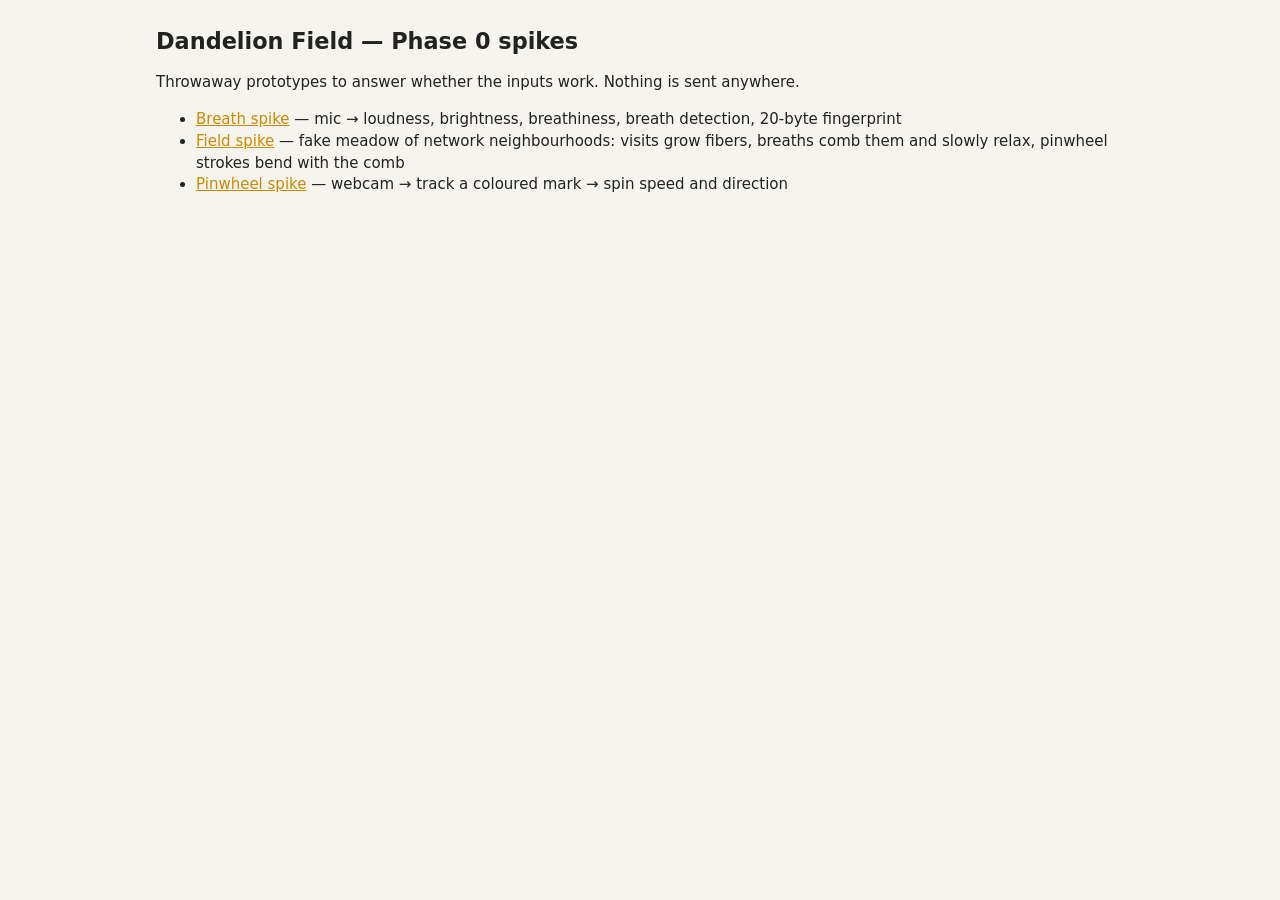
<file: spikes/index.html>
<!doctype html>
<html lang="en">
<head>
<meta charset="utf-8">
<meta name="viewport" content="width=device-width, initial-scale=1">
<title>Dandelion Field spikes</title>
<link rel="stylesheet" href="spike.css">
</head>
<body>
<main>
  <h1>Dandelion Field — Phase 0 spikes</h1>
  <p>Throwaway prototypes to answer whether the inputs work. Nothing is sent anywhere.</p>
  <ul>
    <li><a href="breath.html">Breath spike</a> — mic → loudness, brightness, breathiness, breath detection, 20-byte fingerprint</li>
    <li><a href="field.html">Field spike</a> — fake meadow of network neighbourhoods: visits grow fibers, breaths comb them and slowly relax, pinwheel strokes bend with the comb</li>
    <li><a href="pinwheel.html">Pinwheel spike</a> — webcam → track a coloured mark → spin speed and direction</li>
  </ul>
</main>
</body>
</html>
</file>
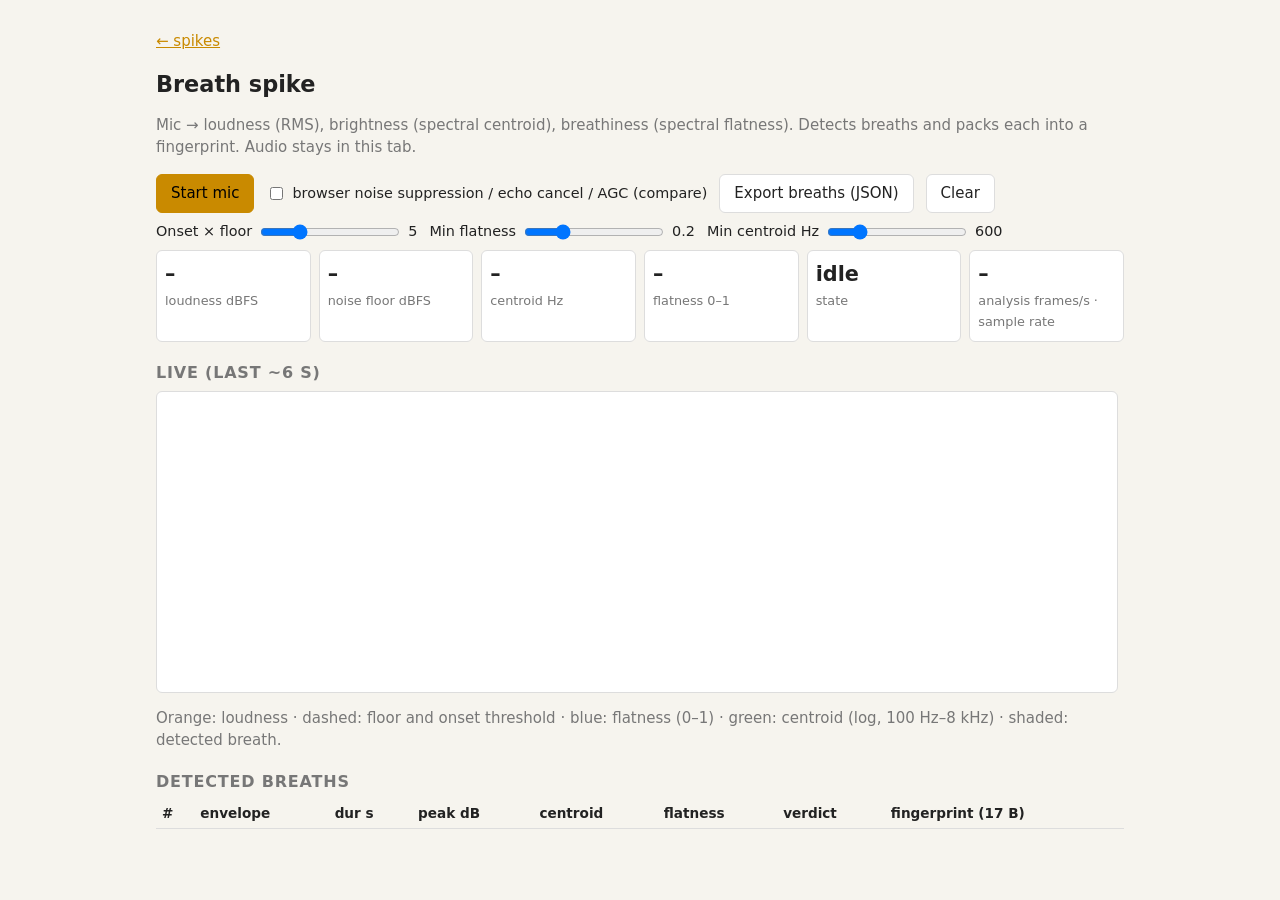
<file: spikes/breath.html>
<!doctype html>
<html lang="en">
<head>
<meta charset="utf-8">
<meta name="viewport" content="width=device-width, initial-scale=1">
<title>Breath spike</title>
<link rel="stylesheet" href="spike.css">
</head>
<body>
<main>
  <p><a href="index.html">← spikes</a></p>
  <h1>Breath spike</h1>
  <p class="muted">Mic → loudness (RMS), brightness (spectral centroid), breathiness (spectral flatness). Detects breaths and packs each into a fingerprint. Audio stays in this tab.</p>

  <div class="row">
    <button id="start" class="primary">Start mic</button>
    <label><input type="checkbox" id="processing"> browser noise suppression / echo cancel / AGC (compare)</label>
    <button id="export">Export breaths (JSON)</button>
    <button id="clear">Clear</button>
  </div>
  <div class="row">
    <label>Onset × floor <input type="range" id="onRatio" min="1.5" max="15" step="0.5" value="5"><output id="onRatioV"></output></label>
    <label>Min flatness <input type="range" id="minFlat" min="0" max="0.8" step="0.01" value="0.2"><output id="minFlatV"></output></label>
    <label>Min centroid Hz <input type="range" id="minCent" min="0" max="3000" step="50" value="600"><output id="minCentV"></output></label>
  </div>

  <div class="stats">
    <div class="stat"><b id="sRms">–</b><span>loudness dBFS</span></div>
    <div class="stat"><b id="sFloor">–</b><span>noise floor dBFS</span></div>
    <div class="stat"><b id="sCent">–</b><span>centroid Hz</span></div>
    <div class="stat"><b id="sFlat">–</b><span>flatness 0–1</span></div>
    <div class="stat"><b id="sState">idle</b><span>state</span></div>
    <div class="stat"><b id="sRate">–</b><span>analysis frames/s · sample rate</span></div>
  </div>

  <h2>Live (last ~6 s)</h2>
  <canvas id="plot" width="960" height="300"></canvas>
  <p class="muted">Orange: loudness · dashed: floor and onset threshold · blue: flatness (0–1) · green: centroid (log, 100 Hz–8 kHz) · shaded: detected breath.</p>

  <h2>Detected breaths</h2>
  <table>
    <thead><tr><th>#</th><th>envelope</th><th>dur s</th><th>peak dB</th><th>centroid</th><th>flatness</th><th>verdict</th><th>fingerprint (17 B)</th></tr></thead>
    <tbody id="rows"></tbody>
  </table>
</main>
<script type="module" src="breath.js"></script>
</body>
</html>
</file>
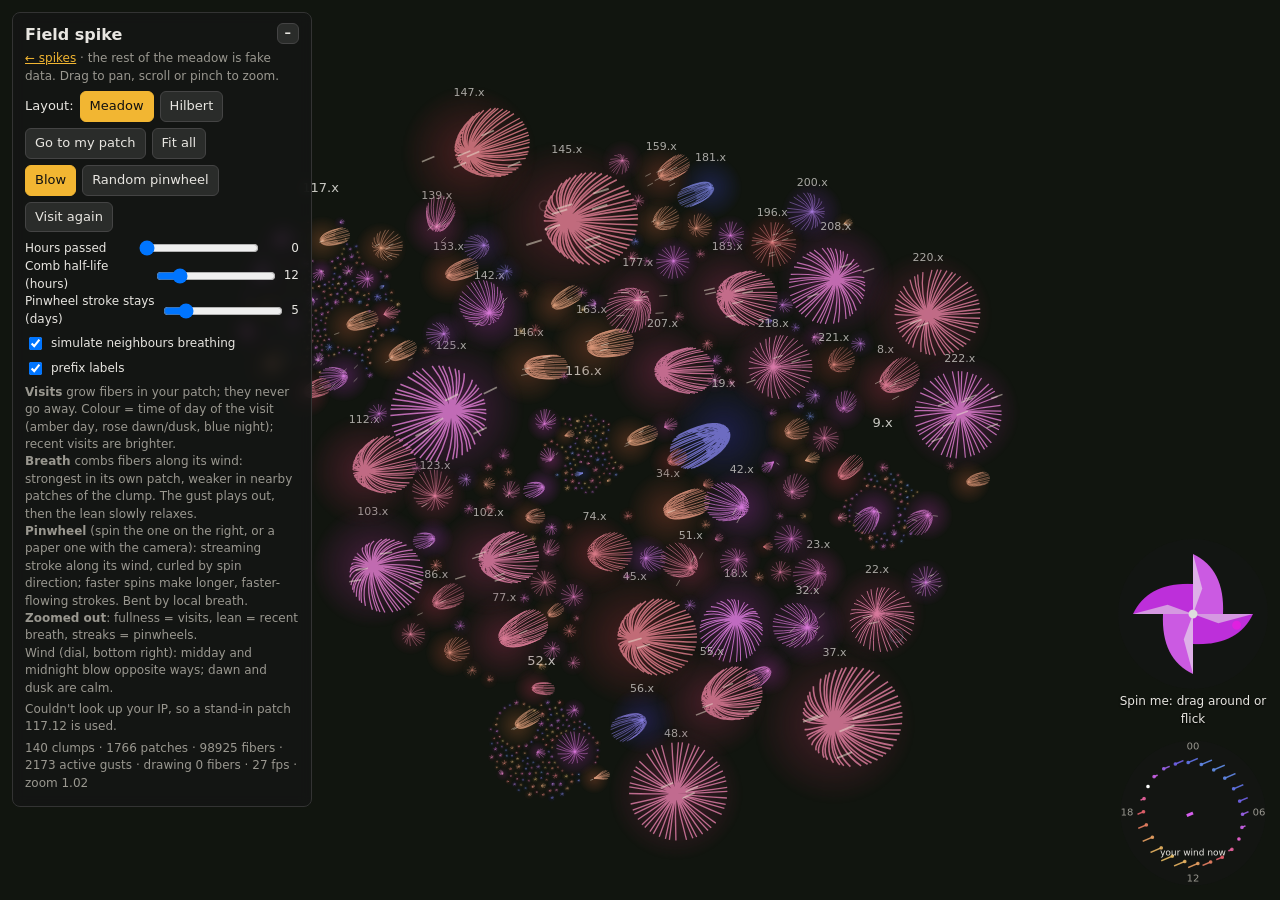
<file: spikes/field.html>
<!doctype html>
<html lang="en">
<head>
<meta charset="utf-8">
<meta name="viewport" content="width=device-width, initial-scale=1">
<title>Field spike</title>
<link rel="stylesheet" href="spike.css">
<style>
  html, body { height: 100%; overflow: hidden; }
  body { background: #11150f; }
  #field { position: fixed; inset: 0; width: 100%; height: 100%; border: 0; border-radius: 0; background: #11150f; touch-action: none; cursor: grab; }
  #field.dragging { cursor: grabbing; }
  .panel { position: fixed; left: 12px; top: 12px; width: 300px; max-width: calc(100vw - 24px); max-height: calc(100vh - 24px); overflow: auto;
           background: rgba(20, 22, 20, 0.86); color: #e8e6e1; border: 1px solid #333; border-radius: 8px; padding: 10px 12px; font-size: 13px; backdrop-filter: blur(6px); }
  .panel h1 { font-size: 1rem; margin: 0 0 4px; }
  .panel a { color: #f2b632; }
  .panel .row { margin: 6px 0; gap: 6px; }
  .panel button { padding: 5px 9px; font-size: 13px; background: #2a2c2a; color: #e8e6e1; border-color: #444; }
  .panel button.on, .panel button.primary { background: #f2b632; color: #111; border-color: #f2b632; }
  .panel label { font-size: 12px; justify-content: space-between; }
  .panel input[type=range] { width: 120px; }
  .panel .muted { color: #9a9890; font-size: 12px; margin: 4px 0; }
  #collapse { float: right; padding: 0 7px; }
  .panel.min > :not(h1) { display: none; }
  #dial { position: fixed; right: 12px; bottom: 12px; width: 150px; height: 150px; border: 0; background: transparent; pointer-events: none; }
  #stats { font-variant-numeric: tabular-nums; }
  #pw { position: fixed; right: 12px; bottom: 172px; width: 150px; text-align: center; color: #e8e6e1; font-size: 12px; user-select: none; -webkit-user-select: none; }
  #pwc { width: 150px; height: 150px; border: 0; background: rgba(20,22,20,0.6); border-radius: 50%; touch-action: none; cursor: grab; }
  #pwc.dragging { cursor: grabbing; }
  #pwLabel { margin-top: 4px; font-variant-numeric: tabular-nums; text-shadow: 0 1px 2px #000; }
  #toast { position: fixed; left: 50%; bottom: 16px; transform: translateX(-50%); background: rgba(20,22,20,0.9); color: #e8e6e1; border: 1px solid #444;
           border-radius: 6px; padding: 6px 12px; font-size: 13px; opacity: 0; transition: opacity 0.4s; pointer-events: none; }
  #toast.on { opacity: 1; }
  @media (max-width: 600px) { #pw { width: 110px; bottom: 140px; } #pwc { width: 110px; height: 110px; } #dial { width: 120px; height: 120px; } }
</style>
</head>
<body>
<canvas id="field"></canvas>
<canvas id="dial" width="300" height="300"></canvas>
<div id="pw"><canvas id="pwc" width="300" height="300"></canvas><div id="pwLabel">Spin me: drag around or flick</div></div>
<div id="toast"></div>
<div class="panel" id="panel">
  <h1>Field spike <button id="collapse" title="collapse">–</button></h1>
  <p class="muted"><a href="index.html">← spikes</a> · the rest of the meadow is fake data. Drag to pan, scroll or pinch to zoom.</p>
  <div class="row">
    Layout:
    <button id="lMeadow" class="on">Meadow</button>
    <button id="lHilbert">Hilbert</button>
  </div>
  <div class="row">
    <button id="home">Go to my patch</button>
    <button id="fit">Fit all</button>
  </div>
  <div class="row">
    <button id="blow" class="primary">Blow</button>
    <button id="blowPin">Random pinwheel</button>
    <button id="visit">Visit again</button>
  </div>
  <label>Hours passed <input type="range" id="hours" min="0" max="96" step="1" value="0"><output id="hoursV"></output></label>
  <label>Comb half-life (hours) <input type="range" id="halfLife" min="1" max="72" step="1" value="12"><output id="halfLifeV"></output></label>
  <label>Pinwheel stroke stays (days) <input type="range" id="fresh" min="1" max="30" step="1" value="5"><output id="freshV"></output></label>
  <div class="row">
    <label><input type="checkbox" id="neighbours" checked> simulate neighbours breathing</label>
  </div>
  <div class="row">
    <label><input type="checkbox" id="labels" checked> prefix labels</label>
  </div>
  <p class="muted">
    <b>Visits</b> grow fibers in your patch; they never go away. Colour = time of day of the visit (amber day, rose dawn/dusk, blue night); recent visits are brighter.<br>
    <b>Breath</b> combs fibers along its wind: strongest in its own patch, weaker in nearby patches of the clump. The gust plays out, then the lean slowly relaxes.<br>
    <b>Pinwheel</b> (spin the one on the right, or a paper one with the camera): streaming stroke along its wind, curled by spin direction; faster spins make longer, faster-flowing strokes. Bent by local breath.<br>
    <b>Zoomed out</b>: fullness = visits, lean = recent breath, streaks = pinwheels.<br>
    Wind (dial, bottom right): midday and midnight blow opposite ways; dawn and dusk are calm.
  </p>
  <p class="muted" id="you"></p>
  <p class="muted" id="stats"></p>
</div>
<script type="module" src="field.js"></script>
</body>
</html>
</file>
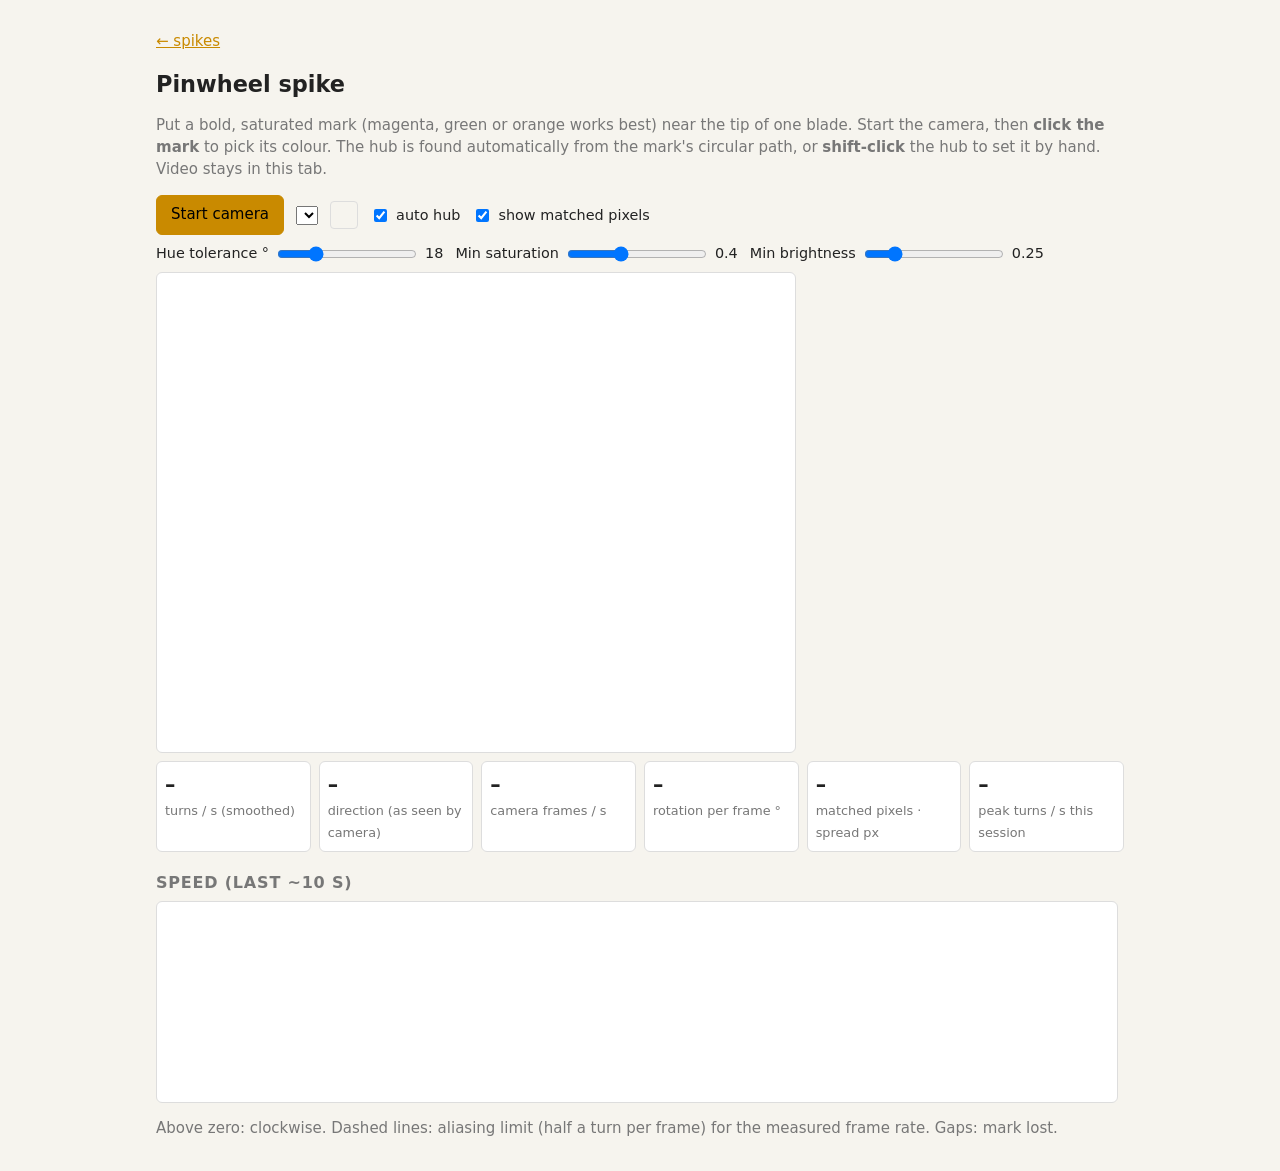
<file: spikes/pinwheel.html>
<!doctype html>
<html lang="en">
<head>
<meta charset="utf-8">
<meta name="viewport" content="width=device-width, initial-scale=1">
<title>Pinwheel spike</title>
<link rel="stylesheet" href="spike.css">
<style>
  #view { cursor: crosshair; width: 640px; }
  .swatch { width: 28px; height: 28px; border-radius: 4px; border: 1px solid var(--line); }
</style>
</head>
<body>
<main>
  <p><a href="index.html">← spikes</a></p>
  <h1>Pinwheel spike</h1>
  <p class="muted">Put a bold, saturated mark (magenta, green or orange works best) near the tip of one blade. Start the camera, then <b>click the mark</b> to pick its colour. The hub is found automatically from the mark's circular path, or <b>shift-click</b> the hub to set it by hand. Video stays in this tab.</p>

  <div class="row">
    <button id="start" class="primary">Start camera</button>
    <select id="cam"></select>
    <div class="swatch" id="swatch"></div>
    <label><input type="checkbox" id="autoHub" checked> auto hub</label>
    <label><input type="checkbox" id="showMask" checked> show matched pixels</label>
  </div>
  <div class="row">
    <label>Hue tolerance ° <input type="range" id="hueTol" min="4" max="60" value="18"><output id="hueTolV"></output></label>
    <label>Min saturation <input type="range" id="minSat" min="0.1" max="0.9" step="0.05" value="0.4"><output id="minSatV"></output></label>
    <label>Min brightness <input type="range" id="minVal" min="0.1" max="0.9" step="0.05" value="0.25"><output id="minValV"></output></label>
  </div>

  <canvas id="view" width="320" height="240"></canvas>

  <div class="stats" style="margin-top:8px">
    <div class="stat"><b id="sSpeed">–</b><span>turns / s (smoothed)</span></div>
    <div class="stat"><b id="sDir">–</b><span>direction (as seen by camera)</span></div>
    <div class="stat"><b id="sFps">–</b><span>camera frames / s</span></div>
    <div class="stat"><b id="sStep">–</b><span>rotation per frame °</span></div>
    <div class="stat"><b id="sPix">–</b><span>matched pixels · spread px</span></div>
    <div class="stat"><b id="sMax">–</b><span>peak turns / s this session</span></div>
  </div>
  <p class="muted" id="warn"></p>

  <h2>Speed (last ~10 s)</h2>
  <canvas id="plot" width="960" height="200"></canvas>
  <p class="muted">Above zero: clockwise. Dashed lines: aliasing limit (half a turn per frame) for the measured frame rate. Gaps: mark lost.</p>
</main>
<script type="module" src="pinwheel.js"></script>
</body>
</html>
</file>
<file: spikes/spike.css>
:root { color-scheme: light dark; --bg: #f6f4ee; --fg: #222; --muted: #777; --accent: #c98a00; --panel: #fff; --line: #ddd; }
@media (prefers-color-scheme: dark) { :root { --bg: #16171a; --fg: #e8e6e1; --muted: #999; --accent: #f2b632; --panel: #202226; --line: #333; } }
* { box-sizing: border-box; }
body { margin: 0; background: var(--bg); color: var(--fg); font: 15px/1.45 system-ui, sans-serif; }
main { max-width: 1000px; margin: 0 auto; padding: 16px; }
h1 { font-size: 1.4rem; margin: 0.4em 0; }
h2 { font-size: 1rem; margin: 1.2em 0 0.4em; color: var(--muted); text-transform: uppercase; letter-spacing: 0.05em; }
a { color: var(--accent); }
button { font: inherit; padding: 8px 14px; border-radius: 6px; border: 1px solid var(--line); background: var(--panel); color: var(--fg); cursor: pointer; }
button.primary { background: var(--accent); color: #000; border-color: var(--accent); }
canvas, video { display: block; max-width: 100%; background: var(--panel); border: 1px solid var(--line); border-radius: 6px; }
.row { display: flex; flex-wrap: wrap; gap: 12px; align-items: center; margin: 8px 0; }
.stats { display: grid; grid-template-columns: repeat(auto-fill, minmax(150px, 1fr)); gap: 8px; }
.stat { background: var(--panel); border: 1px solid var(--line); border-radius: 6px; padding: 8px; }
.stat b { display: block; font-size: 1.3rem; font-variant-numeric: tabular-nums; }
.stat span { color: var(--muted); font-size: 0.8rem; }
label { display: flex; gap: 6px; align-items: center; font-size: 0.9rem; }
input[type=range] { width: 140px; }
table { border-collapse: collapse; width: 100%; font-size: 0.85rem; font-variant-numeric: tabular-nums; }
td, th { border-bottom: 1px solid var(--line); padding: 4px 6px; text-align: left; }
code { font-size: 0.8rem; word-break: break-all; }
.muted { color: var(--muted); }
.ok { color: #3a9d4a; } .bad { color: #d0463b; }
</file>
